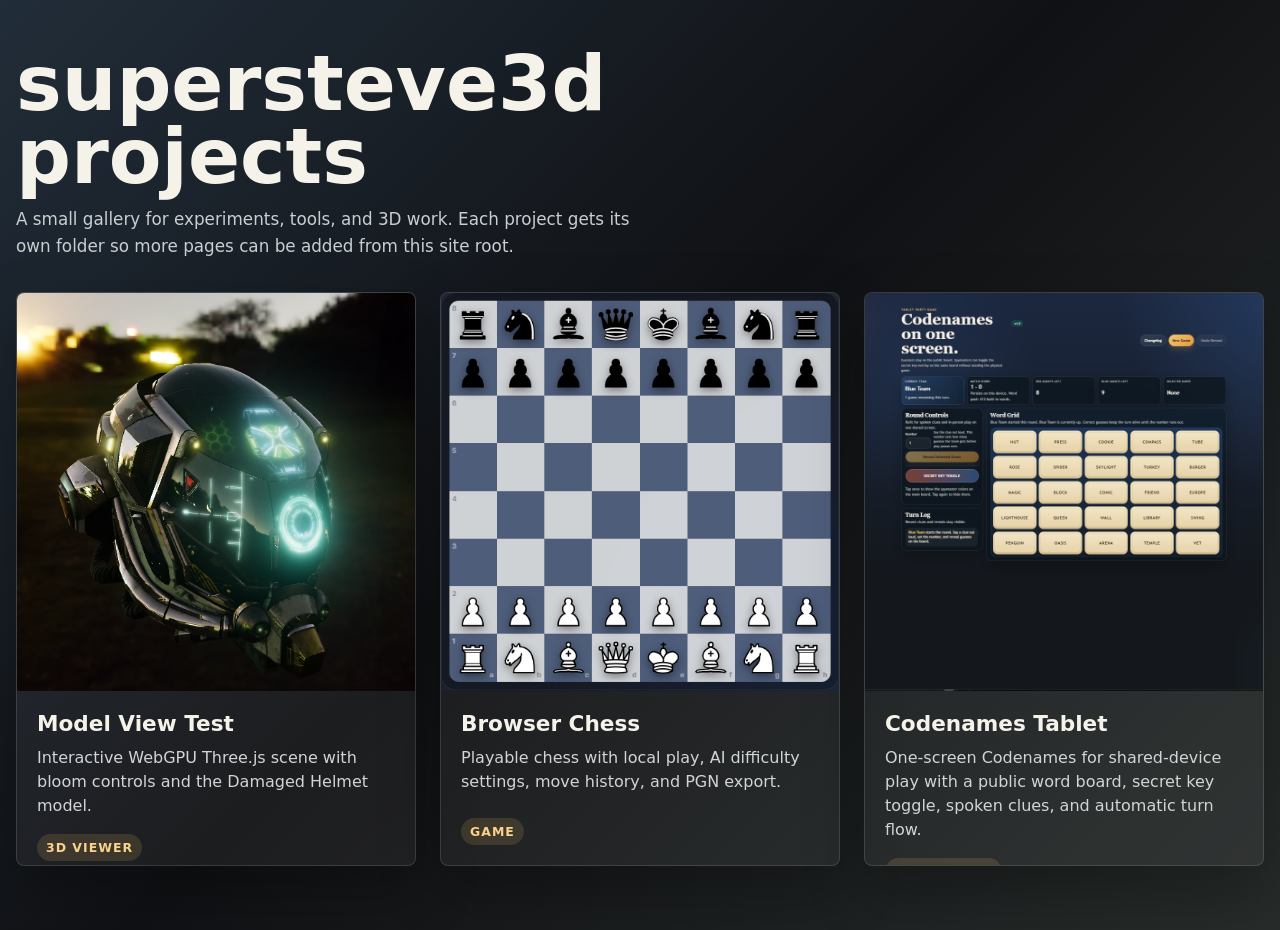
<file: index.html>
<!DOCTYPE html>
<html lang="en">
	<head>
		<title>supersteve3d projects</title>
		<meta charset="utf-8">
		<meta name="viewport" content="width=device-width, initial-scale=1.0">
		<style>
			:root {
				color-scheme: dark;
				font-family: Inter, ui-sans-serif, system-ui, -apple-system, BlinkMacSystemFont, "Segoe UI", sans-serif;
				background: #101114;
				color: #f5f2ea;
			}

			* {
				box-sizing: border-box;
			}

			body {
				min-height: 100vh;
				margin: 0;
				background:
					linear-gradient( 135deg, rgba( 35, 48, 61, 0.9 ), rgba( 16, 17, 20, 0.94 ) 48%, rgba( 40, 45, 43, 0.95 ) ),
					#101114;
			}

			main {
				width: min( 1320px, calc( 100% - 32px ) );
				margin: 0 auto;
				padding: 48px 0 64px;
			}

			header {
				display: grid;
				gap: 12px;
				max-width: 720px;
				margin-bottom: 32px;
			}

			h1 {
				margin: 0;
				font-size: clamp( 2.25rem, 6vw, 5.5rem );
				line-height: 0.95;
				letter-spacing: 0;
			}

			header p {
				max-width: 58ch;
				margin: 0;
				color: #c9ced1;
				font-size: 1.05rem;
				line-height: 1.6;
			}

			.projects {
				display: grid;
				grid-template-columns: repeat( auto-fill, minmax( min( 100%, 280px ), 400px ) );
				gap: 24px;
				align-items: start;
				justify-content: start;
			}

			.project-card {
				display: grid;
				grid-template-rows: auto 174px;
				overflow: hidden;
				width: min( 100%, 400px );
				height: min( calc( 100vw - 32px + 174px ), 574px );
				border: 1px solid rgba( 255, 255, 255, 0.13 );
				border-radius: 8px;
				background: rgba( 255, 255, 255, 0.05 );
				color: inherit;
				text-decoration: none;
				box-shadow: 0 24px 60px rgba( 0, 0, 0, 0.28 );
				transition: transform 160ms ease, border-color 160ms ease, background 160ms ease;
			}

			.project-card:focus-visible,
			.project-card:hover {
				transform: translateY( -4px );
				border-color: rgba( 249, 197, 104, 0.7 );
				background: rgba( 255, 255, 255, 0.08 );
				outline: none;
			}

			.project-thumbnail {
				display: block;
				width: 100%;
				aspect-ratio: 1 / 1;
				background: #242b2b;
				object-fit: cover;
			}

			.project-copy {
				display: grid;
				gap: 10px;
				align-content: start;
				grid-template-rows: auto 1fr auto;
				padding: 20px;
			}

			h2 {
				margin: 0;
				font-size: 1.35rem;
				letter-spacing: 0;
			}

			.project-copy p {
				margin: 0;
				color: #d1d5d6;
				line-height: 1.5;
			}

			.tag {
				width: fit-content;
				margin-top: 6px;
				padding: 6px 9px;
				border-radius: 999px;
				background: rgba( 249, 197, 104, 0.14 );
				color: #f9d28c;
				font-size: 0.78rem;
				font-weight: 700;
				letter-spacing: 0.08em;
				text-transform: uppercase;
			}
		</style>
	</head>
	<body>
		<main>
			<header>
				<h1>supersteve3d projects</h1>
				<p>A small gallery for experiments, tools, and 3D work. Each project gets its own folder so more pages can be added from this site root.</p>
			</header>

			<section class="projects" aria-label="Projects">
				<a class="project-card" href="projects/model-view-test/">
					<img class="project-thumbnail" src="assets/thumbnails/model-view-test.png" alt="Model View Test screenshot" onerror="this.onerror=null; this.src='models/gltf/DamagedHelmet/glTF/Default_albedo.jpg';">
					<div class="project-copy">
						<h2>Model View Test</h2>
						<p>Interactive WebGPU Three.js scene with bloom controls and the Damaged Helmet model.</p>
						<span class="tag">3D Viewer</span>
					</div>
				</a>

				<a class="project-card" href="projects/browser-chess/">
					<img class="project-thumbnail" src="assets/thumbnails/browser-chess.png" alt="Browser Chess screenshot">
					<div class="project-copy">
						<h2>Browser Chess</h2>
						<p>Playable chess with local play, AI difficulty settings, move history, and PGN export.</p>
						<span class="tag">Game</span>
					</div>
				</a>

				<a class="project-card" href="projects/codenames/">
					<img class="project-thumbnail" src="assets/thumbnails/codenames.png" alt="Codenames Tablet screenshot">
					<div class="project-copy">
						<h2>Codenames Tablet</h2>
						<p>One-screen Codenames for shared-device play with a public word board, secret key toggle, spoken clues, and automatic turn flow.</p>
						<span class="tag">Party Game</span>
					</div>
				</a>
			</section>
		</main>
	</body>
</html>
</file>
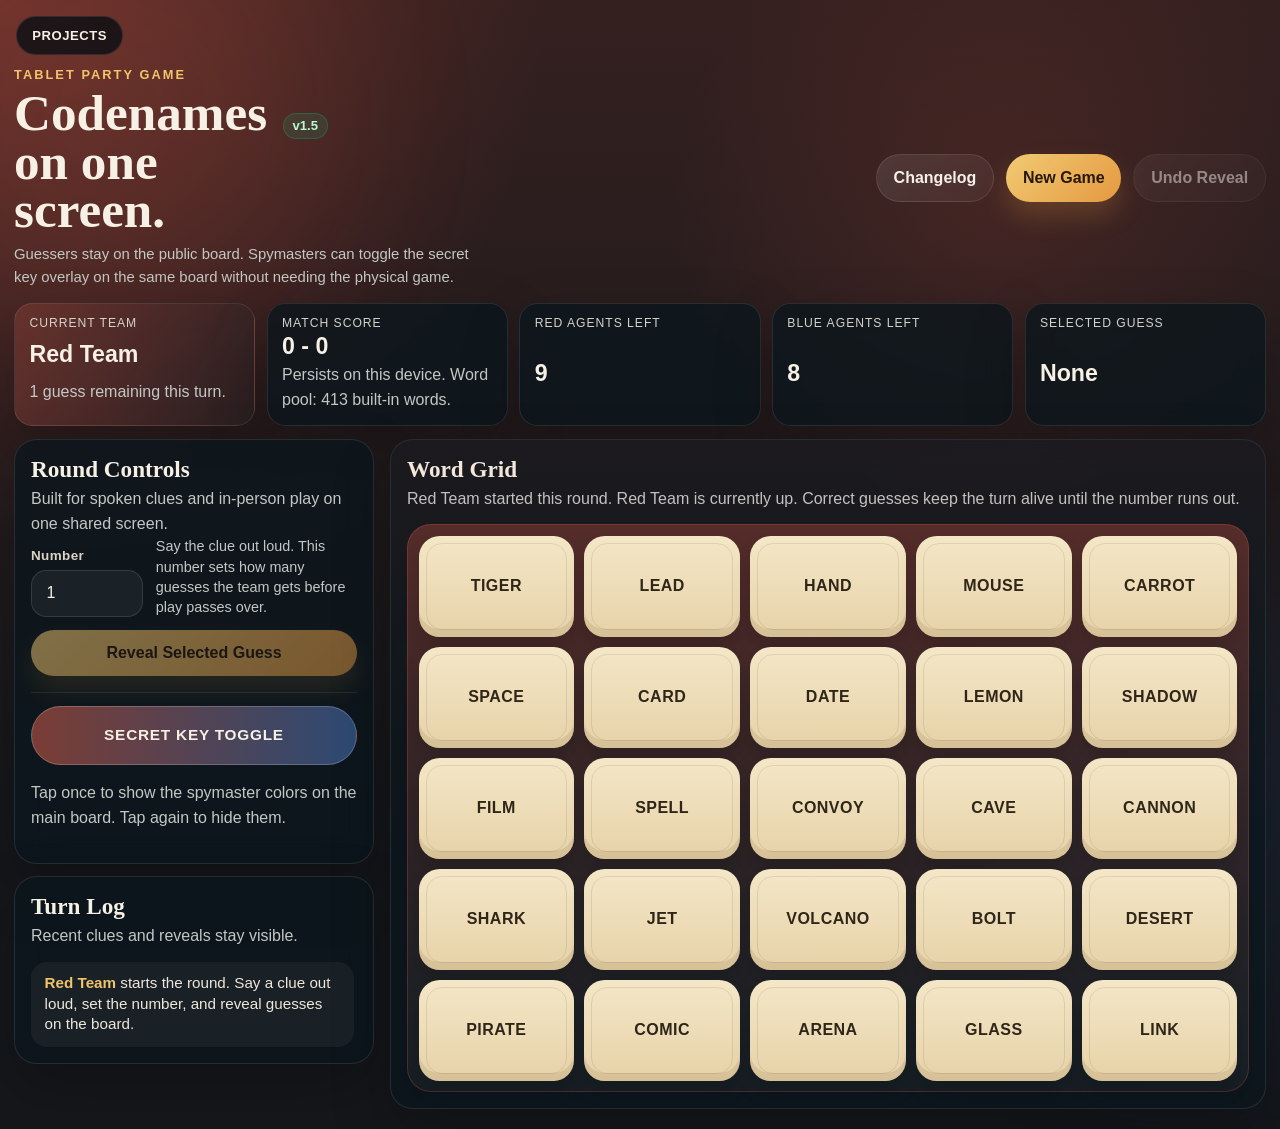
<file: projects/codenames/index.html>
<!DOCTYPE html>
<html lang="en">
<head>
    <meta charset="UTF-8">
    <meta name="viewport" content="width=device-width, initial-scale=1.0">
    <title>Codenames Tablet</title>
    <meta name="description" content="A tablet-first Codenames board with a toggleable spymaster key, spoken clues, and local game state.">
    <link rel="stylesheet" href="styles.css">
</head>
<body>
    <a class="home-link" href="../../">Projects</a>

    <div class="page-glow page-glow-a"></div>
    <div class="page-glow page-glow-b"></div>

    <main class="app-shell">
        <header class="hero">
            <div class="hero-copy">
                <p class="eyebrow">Tablet Party Game</p>
                <div class="title-stack">
                    <h1>Codenames on one screen.</h1>
                    <span id="version-badge" class="version-badge">v1.2</span>
                </div>
                <p class="hero-text">Guessers stay on the public board. Spymasters can toggle the secret key overlay on the same board without needing the physical game.</p>
            </div>

            <div class="hero-actions">
                <button id="btn-changelog" class="secondary-button" type="button">Changelog</button>
                <button id="new-game-button" class="primary-button" type="button">New Game</button>
                <button id="undo-button" class="secondary-button" type="button">Undo Reveal</button>
            </div>
        </header>

        <section class="status-strip" aria-label="Game status">
            <div class="status-card status-turn">
                <span class="status-label">Current Team</span>
                <strong id="turn-team" class="status-value">Red Team</strong>
                <span id="turn-note" class="status-note">Give a clue, then choose one tile.</span>
            </div>

            <div class="status-card score-card">
                <span class="status-label">Match Score</span>
                <strong class="status-value"><span id="red-score">0</span> - <span id="blue-score">0</span></strong>
                <span id="score-note" class="status-note">Persists on this device.</span>
            </div>

            <div class="status-card">
                <span class="status-label">Red Agents Left</span>
                <strong id="red-remaining" class="status-value">8</strong>
            </div>

            <div class="status-card">
                <span class="status-label">Blue Agents Left</span>
                <strong id="blue-remaining" class="status-value">9</strong>
            </div>

            <div class="status-card">
                <span class="status-label">Selected Guess</span>
                <strong id="selected-word" class="status-value">None</strong>
            </div>
        </section>

        <section class="play-layout">
            <aside class="control-panel">
                <section class="panel">
                    <div class="panel-heading">
                        <h2>Round Controls</h2>
                        <p>Built for spoken clues and in-person play on one shared screen.</p>
                    </div>

                    <div class="control-grid">
                        <div class="count-grid">
                            <label class="field field-small">
                                <span>Number</span>
                                <input id="clue-count-input" type="number" min="1" max="9" value="1">
                            </label>
                            <p class="control-note">Say the clue out loud. This number sets how many guesses the team gets before play passes over.</p>
                        </div>

                        <div class="button-stack">
                            <button id="confirm-guess-button" class="primary-button" type="button" disabled>Reveal Selected Guess</button>
                        </div>

                        <div class="peek-panel">
                            <button id="peek-button" class="peek-button" type="button" aria-pressed="false">
                                Secret Key Toggle
                            </button>
                            <p class="peek-help">Tap once to show the spymaster colors on the main board. Tap again to hide them.</p>
                        </div>
                    </div>
                </section>

                <section class="panel">
                    <div class="panel-heading">
                        <h2>Turn Log</h2>
                        <p>Recent clues and reveals stay visible.</p>
                    </div>
                    <ol id="turn-log" class="turn-log" aria-live="polite"></ol>
                </section>
            </aside>

            <section class="board-panel panel">
                <div class="board-header">
                    <div>
                        <h2>Word Grid</h2>
                        <p id="board-subtitle">Red starts this round.</p>
                    </div>
                    <div id="peek-indicator" class="peek-indicator" hidden>Secret key visible</div>
                </div>

                <div id="board" class="board" aria-label="Codenames board"></div>
            </section>
        </section>
    </main>

    <dialog id="result-dialog" class="result-dialog">
        <form method="dialog" class="result-card">
            <p class="eyebrow">Round Result</p>
            <h2 id="result-title">Red Team Wins</h2>
            <p id="result-message">All red agents have been found.</p>
            <button class="primary-button" type="submit">Close</button>
        </form>
    </dialog>

    <div id="changelog-overlay" class="floating-modal hidden" role="dialog" aria-modal="true" aria-labelledby="changelog-title">
        <div class="floating-card changelog-card">
            <div class="floating-card-header">
                <div>
                    <h2 id="changelog-title">Changelog</h2>
                    <p>Major feature generations only.</p>
                </div>
                <button id="btn-changelog-close" class="floating-close" type="button" aria-label="Close changelog">&times;</button>
            </div>
            <div class="changelog-list">
                <article class="changelog-item">
                    <span class="changelog-version">v1.5</span>
                    <div>
                        <h3>Physical board mode</h3>
                        <p>Removed typed clue and word pack controls, and made the spoken clue number drive how many guesses a team gets before the turn changes.</p>
                    </div>
                </article>
                <article class="changelog-item">
                    <span class="changelog-version">v1.4.1</span>
                    <div>
                        <h3>Reveal flow hotfix</h3>
                        <p>Fixed a regression where revealing a selected guess could appear broken when no clue text was entered, and clarified the live turn messaging.</p>
                    </div>
                </article>
                <article class="changelog-item">
                    <span class="changelog-version">v1.4</span>
                    <div>
                        <h3>Responsive rescue pass</h3>
                        <p>Reworked the layout so controls reflow instead of clipping, bringing back usable behavior across desktop, tablet, and phone screens.</p>
                    </div>
                </article>
                <article class="changelog-item">
                    <span class="changelog-version">v1.3</span>
                    <div>
                        <h3>Cleaner single-screen flow</h3>
                        <p>Switched the secret key to a stronger toggle overlay, removed manual start and end turn buttons, and made reveals automatically pass play to the other team.</p>
                    </div>
                </article>
                <article class="changelog-item">
                    <span class="changelog-version">v1.2</span>
                    <div>
                        <h3>Versioning and release history</h3>
                        <p>Added a visible version badge plus a Browser Chess style changelog modal so future updates are easy to track.</p>
                    </div>
                </article>
                <article class="changelog-item">
                    <span class="changelog-version">v1.1</span>
                    <div>
                        <h3>Tablet polish pass</h3>
                        <p>Added turn-colored board backgrounds, persistent match score, selectable word packs, and a cleaner spymaster mini key.</p>
                    </div>
                </article>
                <article class="changelog-item">
                    <span class="changelog-version">v1.0</span>
                    <div>
                        <h3>Playable tablet Codenames</h3>
                        <p>Initial single-screen Codenames board with public guessing mode, hold-to-peek secret key overlay, clue log, turn flow, and undoable reveals.</p>
                    </div>
                </article>
            </div>
        </div>
    </div>

    <template id="log-item-template">
        <li class="log-item"></li>
    </template>

    <script src="app.js"></script>
</body>
</html>
</file>
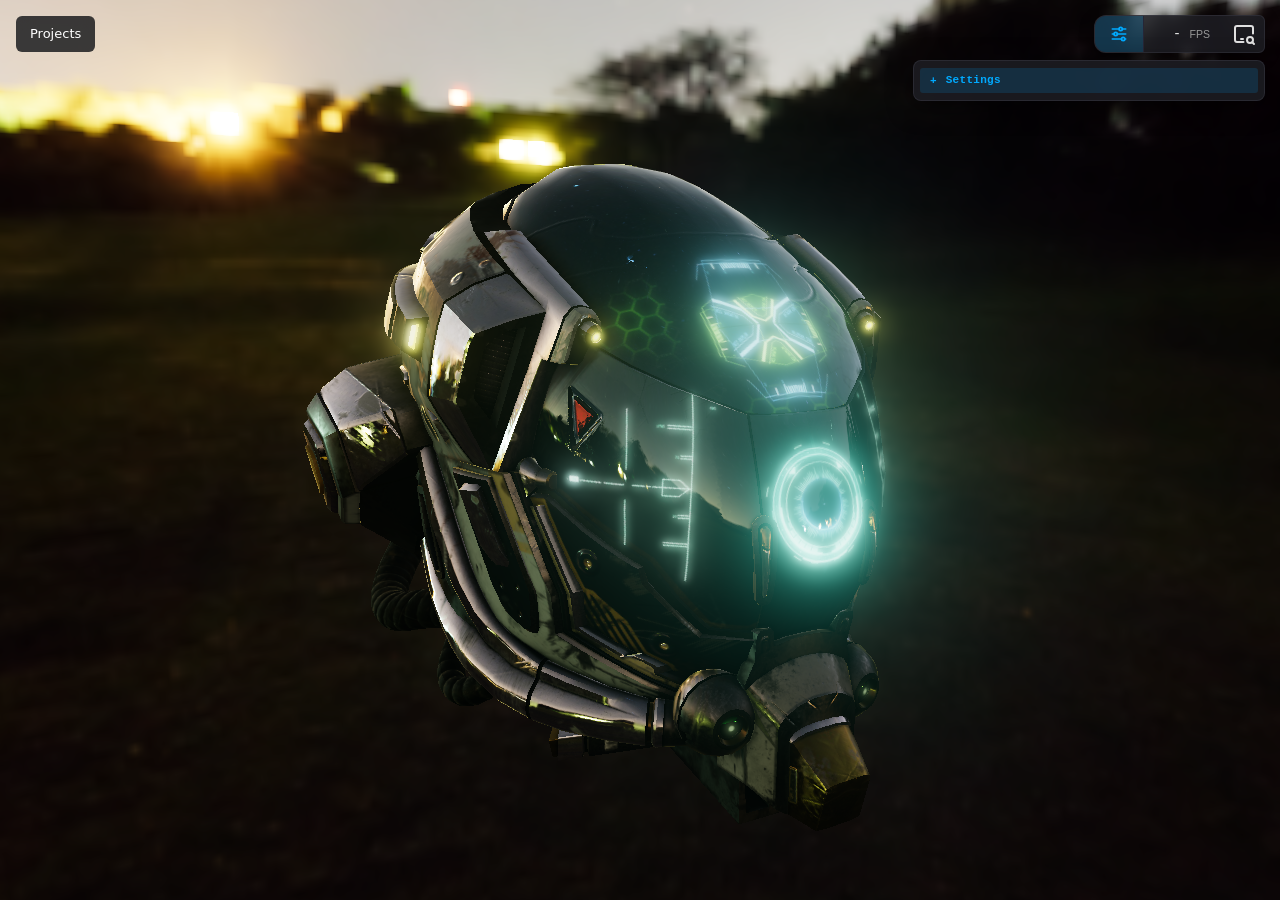
<file: projects/model-view-test/index.html>
<!DOCTYPE html>
<html lang="en">
	<head>
		<title>supersteve3d model view test</title>
		<meta charset="utf-8">
		<meta name="viewport" content="width=device-width, user-scalable=no, minimum-scale=1.0, maximum-scale=1.0">
		<link type="text/css" rel="stylesheet" href="../../example.css">
		<style>
			.home-link {
				position: fixed;
				top: 16px;
				left: 16px;
				z-index: 10;
				padding: 10px 14px;
				border-radius: 6px;
				background: rgba( 10, 12, 16, 0.78 );
				color: #ffffff;
				font: 13px/1.2 system-ui, -apple-system, BlinkMacSystemFont, "Segoe UI", sans-serif;
				text-decoration: none;
				backdrop-filter: blur( 10px );
			}

			.home-link:focus-visible,
			.home-link:hover {
				background: rgba( 36, 43, 56, 0.9 );
			}
		</style>
	</head>
	<body>
		<a class="home-link" href="../../">Projects</a>

		<script type="importmap">
			{
				"imports": {
					"three": "../../build/three.webgpu.js",
					"three/webgpu": "../../build/three.webgpu.js",
					"three/tsl": "../../build/three.tsl.js",
					"three/addons/": "../../jsm/"
				}
			}
		</script>

		<script type="module">

			import * as THREE from 'three/webgpu';
			import { pass, mrt, output, emissive, vec4 } from 'three/tsl';
			import { bloom } from 'three/addons/tsl/display/BloomNode.js';

			import { HDRLoader } from 'three/addons/loaders/HDRLoader.js';

			import { OrbitControls } from 'three/addons/controls/OrbitControls.js';
			import { GLTFLoader } from 'three/addons/loaders/GLTFLoader.js';

			import { Inspector } from 'three/addons/inspector/Inspector.js';

			let camera, scene, renderer;
			let renderPipeline;

			init();

			function init() {

				const container = document.createElement( 'div' );
				document.body.appendChild( container );

				//

				camera = new THREE.PerspectiveCamera( 45, window.innerWidth / window.innerHeight, 0.25, 20 );
				camera.position.set( - 1.8, 0.6, 2.7 );

				scene = new THREE.Scene();

				new HDRLoader()
					.setPath( '../../textures/equirectangular/' )
					.load( 'moonless_golf_1k.hdr', function ( texture ) {

						texture.mapping = THREE.EquirectangularReflectionMapping;

						scene.background = texture;
						scene.environment = texture;

						// model

						const loader = new GLTFLoader().setPath( '../../models/gltf/DamagedHelmet/glTF/' );
						loader.load( 'DamagedHelmet.gltf', function ( gltf ) {

							scene.add( gltf.scene );

						} );

					} );

				//

				renderer = new THREE.WebGPURenderer();
				renderer.setPixelRatio( window.devicePixelRatio );
				renderer.setSize( window.innerWidth, window.innerHeight );
				renderer.setAnimationLoop( render );
				renderer.toneMapping = THREE.ACESFilmicToneMapping;
				renderer.inspector = new Inspector();
				container.appendChild( renderer.domElement );

				//

				const scenePass = pass( scene, camera );

				// set up MRT with emissive

				const mrtNode = mrt( {
					output: output,
					emissive: vec4( emissive, output.a )
				} );

				mrtNode.setBlendMode( 'emissive', new THREE.BlendMode( THREE.NormalBlending ) );

				scenePass.setMRT( mrtNode );

				// optimize the bandwidth

				const emissiveTexture = scenePass.getTexture( 'emissive' );
				emissiveTexture.type = THREE.UnsignedByteType;

				//

				const outputPass = scenePass.getTextureNode().toInspector( 'Color' );
				const emissivePass = scenePass.getTextureNode( 'emissive' ).toInspector( 'Emissive' );

				const bloomPass = bloom( emissivePass, 2.5, .5 );

				renderPipeline = new THREE.RenderPipeline( renderer );
				renderPipeline.outputNode = outputPass.add( bloomPass );

				//

				const controls = new OrbitControls( camera, renderer.domElement );
				controls.minDistance = 2;
				controls.maxDistance = 10;
				controls.target.set( 0, 0, - 0.2 );
				controls.update();

				window.addEventListener( 'resize', onWindowResize );

				//

				const gui = renderer.inspector.createParameters( 'Settings' );

				const bloomFolder = gui.addFolder( 'Bloom' );
				bloomFolder.add( bloomPass.strength, 'value', 0.0, 5.0 ).name( 'strength' );
				bloomFolder.add( bloomPass.radius, 'value', 0.0, 1.0 ).name( 'radius' );

				const toneMappingFolder = gui.addFolder( 'Tone Mapping' );
				toneMappingFolder.add( renderer, 'toneMappingExposure', 0.1, 2 ).name( 'exposure' );

				gui.close();
			}

			function onWindowResize() {

				camera.aspect = window.innerWidth / window.innerHeight;
				camera.updateProjectionMatrix();

				renderer.setSize( window.innerWidth, window.innerHeight );

			}

			//

			function render() {

				renderPipeline.render();

			}

		</script>

	</body>
</html>
</file>
<file: projects/codenames/styles.css>
:root {
    color-scheme: dark;
    --bg: #132128;
    --panel: rgba(11, 22, 29, 0.78);
    --panel-border: rgba(255, 255, 255, 0.1);
    --text: #f6f0e5;
    --muted: #c4c8c5;
    --sand: #efe2c3;
    --sand-shadow: #d6c3a1;
    --red: #d45543;
    --blue: #3f6fb9;
    --neutral: #8d7e66;
    --assassin: #181818;
    --gold: #f1c56b;
    --success: #8fd6a3;
    font-family: "Trebuchet MS", "Avenir Next", "Segoe UI", sans-serif;
}

* {
    box-sizing: border-box;
}

html,
body {
    margin: 0;
    min-height: 100%;
}

body {
    position: relative;
    min-height: 100vh;
    color: var(--text);
    background:
        radial-gradient(circle at top left, rgba(212, 85, 67, 0.22), transparent 32%),
        radial-gradient(circle at top right, rgba(63, 111, 185, 0.24), transparent 28%),
        linear-gradient(180deg, #1b2f38, #0f171c 72%);
    overflow-x: hidden;
    overflow-y: auto;
    transition: background 220ms ease;
}

body.turn-red {
    background:
        radial-gradient(circle at top left, rgba(212, 85, 67, 0.34), transparent 32%),
        radial-gradient(circle at 78% 18%, rgba(212, 85, 67, 0.14), transparent 24%),
        linear-gradient(180deg, #34201f, #15171b 72%);
}

body.turn-blue {
    background:
        radial-gradient(circle at top right, rgba(63, 111, 185, 0.34), transparent 32%),
        radial-gradient(circle at 22% 22%, rgba(63, 111, 185, 0.14), transparent 24%),
        linear-gradient(180deg, #1c2840, #14181d 72%);
}

.page-glow {
    position: fixed;
    inset: auto;
    width: 28rem;
    height: 28rem;
    border-radius: 999px;
    filter: blur(90px);
    pointer-events: none;
    opacity: 0.32;
}

.page-glow-a {
    top: -7rem;
    left: -7rem;
    background: rgba(212, 85, 67, 0.34);
}

.page-glow-b {
    right: -8rem;
    bottom: -8rem;
    background: rgba(63, 111, 185, 0.34);
}

.home-link {
    position: fixed;
    top: 1rem;
    left: 1rem;
    z-index: 10;
    padding: 0.7rem 0.95rem;
    border-radius: 999px;
    background: rgba(7, 14, 19, 0.78);
    border: 1px solid rgba(255, 255, 255, 0.1);
    color: var(--text);
    text-decoration: none;
    font-size: 0.82rem;
    font-weight: 700;
    letter-spacing: 0.04em;
    text-transform: uppercase;
}

.app-shell {
    position: relative;
    z-index: 1;
    width: min(1440px, calc(100% - 28px));
    margin: 0 auto;
    min-height: 100vh;
    padding: 4.2rem 0 1.2rem;
}

.hero {
    display: flex;
    justify-content: space-between;
    gap: 1.5rem;
    align-items: flex-start;
    margin-bottom: 0.9rem;
}

.eyebrow {
    margin: 0 0 0.45rem;
    color: var(--gold);
    font-size: 0.8rem;
    font-weight: 800;
    letter-spacing: 0.16em;
    text-transform: uppercase;
}

.hero h1,
.panel h2,
.floating-card h2,
.result-card h2 {
    font-family: Georgia, "Times New Roman", serif;
}

.title-stack {
    display: flex;
    align-items: baseline;
    gap: 0.8rem;
    flex-wrap: wrap;
}

.hero h1 {
    margin: 0;
    font-size: clamp(1.9rem, 4vw, 4.25rem);
    line-height: 0.94;
    max-width: 10ch;
}

.hero-text,
.panel-heading p,
.peek-help,
.status-note,
#board-subtitle,
.result-card p {
    color: var(--muted);
    line-height: 1.55;
}

.hero-text {
    max-width: 58ch;
    margin: 0.55rem 0 0;
    font-size: 0.93rem;
}

.hero-actions {
    display: flex;
    gap: 0.75rem;
    flex-wrap: wrap;
    justify-content: end;
    align-self: center;
}

.version-badge {
    color: #bbf7d0;
    font-size: 0.82rem;
    font-weight: 800;
    padding: 0.28rem 0.55rem;
    border-radius: 999px;
    background: rgba(16, 185, 129, 0.14);
    border: 1px solid rgba(16, 185, 129, 0.28);
}

.status-strip {
    display: grid;
    grid-template-columns: repeat(5, minmax(0, 1fr));
    gap: 0.7rem;
    margin-bottom: 0.8rem;
}

.status-card,
.panel,
.result-card {
    border: 1px solid var(--panel-border);
    background: var(--panel);
    backdrop-filter: blur(14px);
    box-shadow: 0 24px 60px rgba(0, 0, 0, 0.24);
}

.status-card {
    min-height: 5rem;
    padding: 0.75rem 0.9rem;
    border-radius: 1.15rem;
    display: grid;
    gap: 0.2rem;
}

.status-label {
    color: #d5d2cb;
    font-size: 0.76rem;
    text-transform: uppercase;
    letter-spacing: 0.08em;
}

.status-value {
    font-size: clamp(1rem, 2.2vw, 1.45rem);
}

.status-turn {
    background:
        linear-gradient(120deg, rgba(212, 85, 67, 0.26), rgba(63, 111, 185, 0.2)),
        var(--panel);
}

.status-turn.turn-red {
    background:
        linear-gradient(120deg, rgba(212, 85, 67, 0.42), rgba(212, 85, 67, 0.12)),
        var(--panel);
}

.status-turn.turn-blue {
    background:
        linear-gradient(120deg, rgba(63, 111, 185, 0.42), rgba(63, 111, 185, 0.12)),
        var(--panel);
}

.play-layout {
    display: grid;
    grid-template-columns: minmax(290px, 360px) minmax(0, 1fr);
    gap: 1rem;
    align-items: start;
}

.control-panel {
    display: grid;
    gap: 0.8rem;
}

.panel {
    border-radius: 1.4rem;
    padding: 1rem;
}

.control-grid {
    display: grid;
    gap: 0.8rem;
}

.count-grid {
    display: grid;
    grid-template-columns: minmax(0, 7rem) minmax(0, 1fr);
    gap: 0.8rem;
    align-items: end;
}

.panel-heading h2,
.board-header h2 {
    margin: 0 0 0.25rem;
    font-size: 1.45rem;
}

.panel-heading p,
.board-header p {
    margin: 0;
}

.field {
    display: grid;
    gap: 0.45rem;
}

.field span {
    color: #dad4c7;
    font-size: 0.84rem;
    font-weight: 700;
    letter-spacing: 0.03em;
}

.field input {
    min-height: 2.7rem;
    width: 100%;
    border: 1px solid rgba(255, 255, 255, 0.12);
    border-radius: 0.95rem;
    background: rgba(255, 255, 255, 0.05);
    color: var(--text);
    padding: 0.85rem 0.9rem;
    font-size: 1rem;
}

.field select,
.field textarea {
    width: 100%;
    border: 1px solid rgba(255, 255, 255, 0.12);
    border-radius: 0.95rem;
    background: rgba(255, 255, 255, 0.05);
    color: var(--text);
    padding: 0.85rem 0.9rem;
    font: inherit;
}

.field textarea {
    resize: vertical;
    min-height: 4.6rem;
    line-height: 1.45;
}

.control-note {
    margin: 0;
    color: var(--muted);
    font-size: 0.9rem;
    line-height: 1.4;
}

.field select:focus,
.field textarea:focus {
    outline: 2px solid rgba(241, 197, 107, 0.45);
    outline-offset: 2px;
}

.textarea-field {
    margin-top: 0.8rem;
}

.field input:focus {
    outline: 2px solid rgba(241, 197, 107, 0.45);
    outline-offset: 2px;
}

.button-stack {
    display: grid;
    gap: 0.7rem;
}

button {
    border: 0;
    border-radius: 999px;
    padding: 0.88rem 1.05rem;
    font: inherit;
    font-weight: 800;
    cursor: pointer;
    transition: transform 140ms ease, box-shadow 140ms ease, background 140ms ease;
}

button:hover:not(:disabled),
button:focus-visible:not(:disabled) {
    transform: translateY(-1px);
}

button:disabled {
    cursor: not-allowed;
    opacity: 0.5;
}

.hidden {
    display: none !important;
}

.primary-button {
    background: linear-gradient(135deg, #f2ca73, #e49940);
    color: #27180b;
    box-shadow: 0 14px 26px rgba(228, 153, 64, 0.22);
}

.secondary-button {
    background: linear-gradient(135deg, rgba(255, 255, 255, 0.1), rgba(255, 255, 255, 0.04));
    color: var(--text);
    border: 1px solid rgba(255, 255, 255, 0.1);
}

.ghost-button {
    background: transparent;
    color: var(--muted);
    border: 1px dashed rgba(255, 255, 255, 0.18);
}

.peek-panel {
    margin-top: 0.2rem;
    padding-top: 0.8rem;
    border-top: 1px solid rgba(255, 255, 255, 0.08);
}

.peek-button {
    width: 100%;
    min-height: 3.7rem;
    font-size: 0.96rem;
    letter-spacing: 0.05em;
    text-transform: uppercase;
    background:
        linear-gradient(90deg, rgba(212, 85, 67, 0.52), rgba(63, 111, 185, 0.52)),
        rgba(255, 255, 255, 0.06);
    color: var(--text);
    border: 1px solid rgba(255, 255, 255, 0.2);
}

.peek-button.active {
    background:
        linear-gradient(90deg, rgba(212, 85, 67, 0.76), rgba(63, 111, 185, 0.76)),
        rgba(255, 255, 255, 0.06);
    box-shadow: 0 0 0 3px rgba(241, 197, 107, 0.4), 0 16px 36px rgba(0, 0, 0, 0.32);
}

.turn-log {
    display: grid;
    gap: 0.55rem;
    margin: 0.8rem 0 0;
    padding: 0;
    list-style: none;
}

.log-item {
    padding: 0.72rem 0.85rem;
    border-radius: 1rem;
    background: rgba(255, 255, 255, 0.05);
    color: #efe7da;
    line-height: 1.35;
    font-size: 0.95rem;
}

.log-item strong {
    color: var(--gold);
}

.board-panel {
    min-width: 0;
    position: relative;
    overflow: hidden;
}

.board-panel::after {
    content: "";
    position: absolute;
    inset: 0;
    pointer-events: none;
    opacity: 0.55;
    transition: background 220ms ease;
}

.board-panel.turn-red::after {
    background: linear-gradient(180deg, rgba(212, 85, 67, 0.12), rgba(212, 85, 67, 0.02) 42%, transparent 64%);
}

.board-panel.turn-blue::after {
    background: linear-gradient(180deg, rgba(63, 111, 185, 0.14), rgba(63, 111, 185, 0.02) 42%, transparent 64%);
}

.board-header {
    display: flex;
    align-items: start;
    justify-content: space-between;
    gap: 1rem;
    margin-bottom: 0.8rem;
}

.peek-indicator {
    align-self: center;
    padding: 0.55rem 0.8rem;
    border-radius: 999px;
    background: rgba(241, 197, 107, 0.16);
    color: #ffd991;
    font-size: 0.82rem;
    font-weight: 800;
    text-transform: uppercase;
    letter-spacing: 0.08em;
}

.board {
    display: grid;
    grid-template-columns: repeat(5, minmax(0, 1fr));
    gap: clamp(0.35rem, 0.8vw, 0.7rem);
    padding: clamp(0.45rem, 0.9vw, 0.8rem);
    border-radius: 1.5rem;
    position: relative;
    z-index: 1;
    transition: background 220ms ease, box-shadow 220ms ease, border-color 220ms ease;
}

.board.turn-red {
    background: linear-gradient(180deg, rgba(212, 85, 67, 0.32), rgba(255, 255, 255, 0.04));
    box-shadow: inset 0 0 0 1px rgba(212, 85, 67, 0.28);
}

.board.turn-blue {
    background: linear-gradient(180deg, rgba(63, 111, 185, 0.32), rgba(255, 255, 255, 0.04));
    box-shadow: inset 0 0 0 1px rgba(63, 111, 185, 0.28);
}

.tile {
    position: relative;
    min-height: clamp(3.8rem, 8.2vw, 6.3rem);
    padding: clamp(0.42rem, 0.8vw, 0.7rem);
    border: 0;
    border-radius: 1.3rem;
    background:
        linear-gradient(180deg, #f4e7c7, #e6d2a8);
    color: #2f2619;
    display: grid;
    place-items: center;
    text-align: center;
    box-shadow:
        inset 0 -8px 0 rgba(122, 94, 56, 0.15),
        0 12px 18px rgba(0, 0, 0, 0.14);
    overflow: hidden;
}

.tile::before {
    content: "";
    position: absolute;
    inset: clamp(0.24rem, 0.55vw, 0.45rem);
    border-radius: 1rem;
    border: 1px solid rgba(81, 58, 29, 0.12);
    pointer-events: none;
}

.tile:hover:not(.revealed),
.tile:focus-visible:not(.revealed) {
    transform: translateY(-2px) rotate(-0.3deg);
}

.tile.selected {
    outline: 3px solid rgba(241, 197, 107, 0.85);
    outline-offset: 2px;
}

.tile.revealed {
    color: #f7f1e8;
}

.tile.revealed.red {
    background: linear-gradient(180deg, #dc6653, #a8382f);
}

.tile.revealed.blue {
    background: linear-gradient(180deg, #5683d0, #264f9d);
}

.tile.revealed.neutral {
    background: linear-gradient(180deg, #9f8d73, #73624a);
}

.tile.revealed.assassin {
    background:
        radial-gradient(circle at top, rgba(255, 255, 255, 0.1), transparent 35%),
        linear-gradient(180deg, #303030, #090909);
}

.tile.peek-red:not(.revealed) {
    background: linear-gradient(180deg, #ef8171, #b63d32);
    color: #fff8f3;
    box-shadow:
        inset 0 0 0 999px rgba(212, 85, 67, 0.1),
        inset 0 -8px 0 rgba(122, 94, 56, 0.15),
        0 12px 18px rgba(0, 0, 0, 0.14);
}

.tile.peek-blue:not(.revealed) {
    background: linear-gradient(180deg, #76a0ea, #2955a9);
    color: #f7fbff;
    box-shadow:
        inset 0 0 0 999px rgba(63, 111, 185, 0.08),
        inset 0 -8px 0 rgba(122, 94, 56, 0.15),
        0 12px 18px rgba(0, 0, 0, 0.14);
}

.tile.peek-neutral:not(.revealed) {
    background: linear-gradient(180deg, #b8a58b, #83715c);
    color: #fff7eb;
    box-shadow:
        inset 0 0 0 999px rgba(141, 126, 102, 0.08),
        inset 0 -8px 0 rgba(122, 94, 56, 0.15),
        0 12px 18px rgba(0, 0, 0, 0.14);
}

.tile.peek-assassin:not(.revealed) {
    background:
        radial-gradient(circle at top, rgba(255, 255, 255, 0.12), transparent 35%),
        linear-gradient(180deg, #4b4b4b, #101010);
    color: #f6f0e5;
    box-shadow:
        inset 0 0 0 999px rgba(24, 24, 24, 0.08),
        inset 0 -8px 0 rgba(122, 94, 56, 0.15),
        0 12px 18px rgba(0, 0, 0, 0.14);
}

.tile-word {
    position: relative;
    z-index: 1;
    font-size: clamp(0.72rem, 1.25vw, 1.18rem);
    font-weight: 900;
    letter-spacing: 0.03em;
    text-transform: uppercase;
}

.tile-badge {
    position: absolute;
    right: 0.5rem;
    bottom: 0.45rem;
    z-index: 1;
    font-size: 0.62rem;
    font-weight: 800;
    letter-spacing: 0.08em;
    text-transform: uppercase;
    opacity: 0;
    transition: opacity 120ms ease;
}

.tile.revealed .tile-badge,
.tile.peek-red .tile-badge,
.tile.peek-blue .tile-badge,
.tile.peek-neutral .tile-badge,
.tile.peek-assassin .tile-badge {
    opacity: 0.86;
}

.result-dialog {
    border: 0;
    padding: 0;
    background: transparent;
}

.result-dialog::backdrop {
    background: rgba(0, 0, 0, 0.6);
    backdrop-filter: blur(8px);
}

.result-card {
    width: min(92vw, 28rem);
    padding: 1.6rem;
    border-radius: 1.5rem;
}

.result-card h2 {
    margin: 0.2rem 0 0.7rem;
    font-size: 2rem;
}

.floating-modal {
    position: fixed;
    inset: 0;
    z-index: 300;
    display: flex;
    align-items: center;
    justify-content: center;
    padding: 1.25rem;
    background: rgba(0, 0, 0, 0.58);
    backdrop-filter: blur(10px);
}

.floating-card {
    width: min(36rem, 100%);
    max-height: min(44rem, calc(100vh - 2.5rem));
    overflow-y: auto;
    border-radius: 1.4rem;
    border: 1px solid rgba(255, 255, 255, 0.12);
    background: rgba(22, 28, 41, 0.96);
    box-shadow: 0 28px 80px rgba(0, 0, 0, 0.72);
    padding: 1.5rem;
}

.floating-card-header {
    display: flex;
    align-items: flex-start;
    justify-content: space-between;
    gap: 1rem;
    margin-bottom: 1rem;
}

.floating-card-header h2 {
    margin: 0 0 0.3rem;
    font-size: 1.9rem;
}

.floating-card-header p {
    margin: 0;
    color: var(--muted);
}

.floating-close {
    width: 2.4rem;
    height: 2.4rem;
    padding: 0;
    border-radius: 999px;
    background: rgba(255, 255, 255, 0.06);
    color: var(--text);
    border: 1px solid rgba(255, 255, 255, 0.1);
    font-size: 1.35rem;
    line-height: 1;
}

.changelog-list {
    display: flex;
    flex-direction: column;
    gap: 0.75rem;
}

.changelog-item {
    display: grid;
    grid-template-columns: 4rem 1fr;
    gap: 0.9rem;
    padding: 0.95rem;
    border-radius: 1rem;
    background: rgba(255, 255, 255, 0.045);
    border: 1px solid rgba(255, 255, 255, 0.07);
}

.changelog-version {
    color: #bbf7d0;
    font-size: 0.84rem;
    font-weight: 900;
}

.changelog-item h3 {
    margin: 0 0 0.25rem;
    font-size: 1rem;
}

.changelog-item p {
    margin: 0;
    color: var(--muted);
    line-height: 1.45;
}

@media (min-width: 761px) and (max-width: 1180px) {
    .app-shell {
        width: min(100% - 20px, 1180px);
        padding-top: 4rem;
    }

    .hero {
        gap: 1rem;
        margin-bottom: 0.7rem;
    }

    .hero-text {
        max-width: 42ch;
        font-size: 0.88rem;
    }

    .hero-actions button {
        padding: 0.72rem 0.9rem;
        font-size: 0.92rem;
    }

    .status-strip {
        grid-template-columns: repeat(5, minmax(0, 1fr));
    }

    .play-layout {
        grid-template-columns: 1fr;
        gap: 0.85rem;
    }

    .control-panel {
        order: 0;
        grid-template-columns: minmax(0, 1.45fr) minmax(260px, 0.85fr);
        align-items: start;
    }

    .control-panel .panel:first-child {
        min-width: 0;
    }

    .control-grid {
        grid-template-columns: minmax(0, 1.2fr) minmax(0, 0.9fr) minmax(0, 1fr);
        align-items: start;
    }

    .peek-panel {
        border-top: 0;
        padding-top: 0;
        margin-top: 0;
    }

    .peek-help {
        margin: 0.45rem 0 0;
        font-size: 0.82rem;
        line-height: 1.35;
    }

    .turn-log {
        max-height: 11.2rem;
        overflow: auto;
        padding-right: 0.2rem;
    }

    .board-header h2 {
        font-size: 1.25rem;
    }
}

@media (min-width: 1181px) {
    .control-panel {
        grid-template-rows: auto auto;
    }

    .control-panel .panel:last-child {
        overflow: hidden;
    }

    .turn-log {
        grid-template-columns: 1fr;
        max-height: 12.5rem;
        overflow: auto;
        padding-right: 0.2rem;
    }
}

@media (max-width: 1080px) {
    .play-layout {
        grid-template-columns: 1fr;
    }

    .control-panel {
        order: 2;
    }
}

@media (max-width: 760px) {
    .app-shell {
        width: min(100% - 16px, 1440px);
        padding-top: 4.3rem;
        min-height: auto;
    }

    .hero {
        align-items: start;
        flex-direction: column;
        gap: 0.9rem;
    }

    .hero-actions,
    .status-strip {
        width: 100%;
    }

    .status-strip {
        grid-template-columns: repeat(2, minmax(0, 1fr));
    }

    .status-card {
        min-height: auto;
    }

    .control-grid {
        gap: 0.7rem;
    }

    .board {
        gap: 0.55rem;
        padding: 0.55rem;
    }

    .tile {
        min-height: 4.2rem;
        border-radius: 1rem;
        padding: 0.55rem;
    }

    .tile::before {
        inset: 0.3rem;
        border-radius: 0.75rem;
    }

    .tile-word {
        font-size: 0.8rem;
    }

    .count-grid {
        grid-template-columns: 1fr;
    }

    .peek-button {
        min-height: 3.4rem;
        font-size: 0.9rem;
    }

    .changelog-item {
        grid-template-columns: 1fr;
        gap: 0.45rem;
    }
}
</file>
<file: example.css>
body {
	margin: 0;
	background-color: #000;
	overscroll-behavior: none;
	overflow: hidden;
	height: 100%;
}

a {
	text-decoration: none;
	color: inherit;
}

#info {
	position: fixed;
	top: 15px;
	left: 15px;
	z-index: 1001;

	display: grid;
	grid-template-columns: 50px auto;
	grid-template-rows: auto auto;
	column-gap: 10px;
	align-items: start;
	color: #e0e0e0;
	text-shadow: 1px 1px 5px rgba(0, 0, 0, .7);
	font: 400 14px 'Inter', 'Segoe UI', Tahoma, Geneva, Verdana, sans-serif;
}

#info > a.logo-link {
	grid-column: 1;
	grid-row: 1 / span 2;
	display: block;
	width: 50px;
	height: 50px;
	background: no-repeat center / contain;
	background-image: url('data:image/svg+xml;utf8,<svg xmlns="http://www.w3.org/2000/svg" viewBox="0 0 226.77 226.77"><g transform="translate(8.964 4.2527)" stroke="%23ffffff" stroke-linecap="butt" stroke-linejoin="round" stroke-width="4" fill="none"><path d="m63.02 200.61-43.213-174.94 173.23 49.874z"/><path d="m106.39 50.612 21.591 87.496-86.567-24.945z"/><path d="m84.91 125.03-10.724-43.465 43.008 12.346z"/><path d="m63.458 38.153 10.724 43.465-43.008-12.346z"/><path d="m149.47 62.93 10.724 43.465-43.008-12.346z"/><path d="m84.915 125.06 10.724 43.465-43.008-12.346z"/></g></svg>');
}

.title-wrapper {
	position: absolute;
    left: 60px;
    top: 2px;
    display: flex;
    width: 300px;
}

#info > small {
	font-size: 12px;
	color: #e0e0e0;
	position: absolute;
	left: 60px;
	top: 25px;
	width: calc( 100vw - 250px );
	line-height: 20px;
}

.title-wrapper > a {
	font-weight: 600;
}

.title-wrapper > span {
	opacity: .7;
	position: relative;
	padding-left: 12px;
	margin-left: 10px;
}

#info > small a {
	color: #ff0;
	text-decoration: none;
}

#info > small a:hover {
	text-decoration: underline;
}

.title-wrapper > span::before {
	content: "";
	position: absolute;
	left: 1px;
	top: calc(50% + 1px);
	transform: translateY(-50%);
	width: 1px;
	height: 12px;
	background: #c3c3c3;
	opacity: .5;
}

#info.invert {
	filter: invert(1);
}

#overlay {
	position: absolute;
	font-size: 16px;
	z-index: 2;
	top: 0;
	left: 0;
	width: 100%;
	height: 100%;
	display: flex;
	align-items: center;
	justify-content: center;
	flex-direction: column;
	background: rgba(0,0,0,0.7);
}

#overlay button {
	background: transparent;
	border: 0;
	border: 1px solid rgb(255, 255, 255);
	border-radius: 4px;
	color: #ffffff;
	padding: 12px 18px;
	text-transform: uppercase;
	cursor: pointer;
}
</file>
